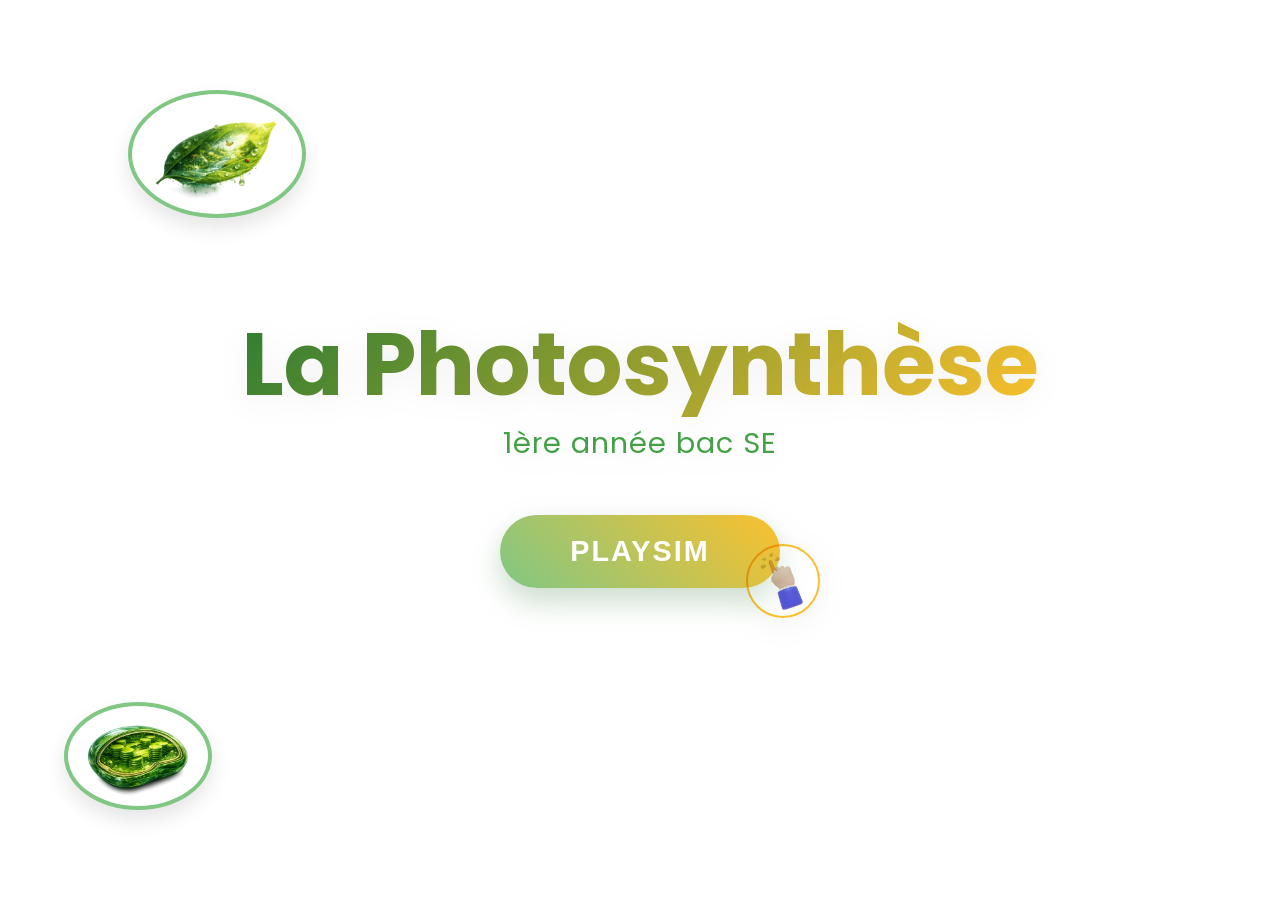
<file: index.html>
<!DOCTYPE html>
<html lang="fr">
<head>
    <meta charset="UTF-8">
    <meta name="viewport" content="width=device-width, initial-scale=1.0">
    <title>BioChain Simulator</title>
    <link rel="stylesheet" href="accueil/acc.css">
    <link href="https://fonts.googleapis.com/css2?family=Poppins:wght@700&display=swap" rel="stylesheet">
</head>
<body>
    <div id="hero-section">
        <img src="accueil/images/feuille.png" class="parallax-layer" data-speed="2" style="top: 10%; left: 10%; width: 150px;">
        <img src="accueil/images/cactus1.png" class="parallax-layer" data-speed="-1" style="bottom: 10%; left: 5%; width: 120px;">
        
        <div class="main-content">
            <h1 class="gradient-text">La Photosynthèse</h1>
            <p class="subtitle">1ère année bac SE</p>
            
            <div class="button-container">
                <button id="btn-explore" class="pulse-button" onclick="window.location.href='accueil/interface2.html'">
                    PlaySim
                </button>
                <img src="accueil/images/hand-emoji.jpg" class="hand-pointer" style="width: 60px;">
            </div>
        </div>
    </div>

    <div id="zoom-overlay"></div>

    <script src="accueil/acc.js"></script>
</body>
</html>
</file>
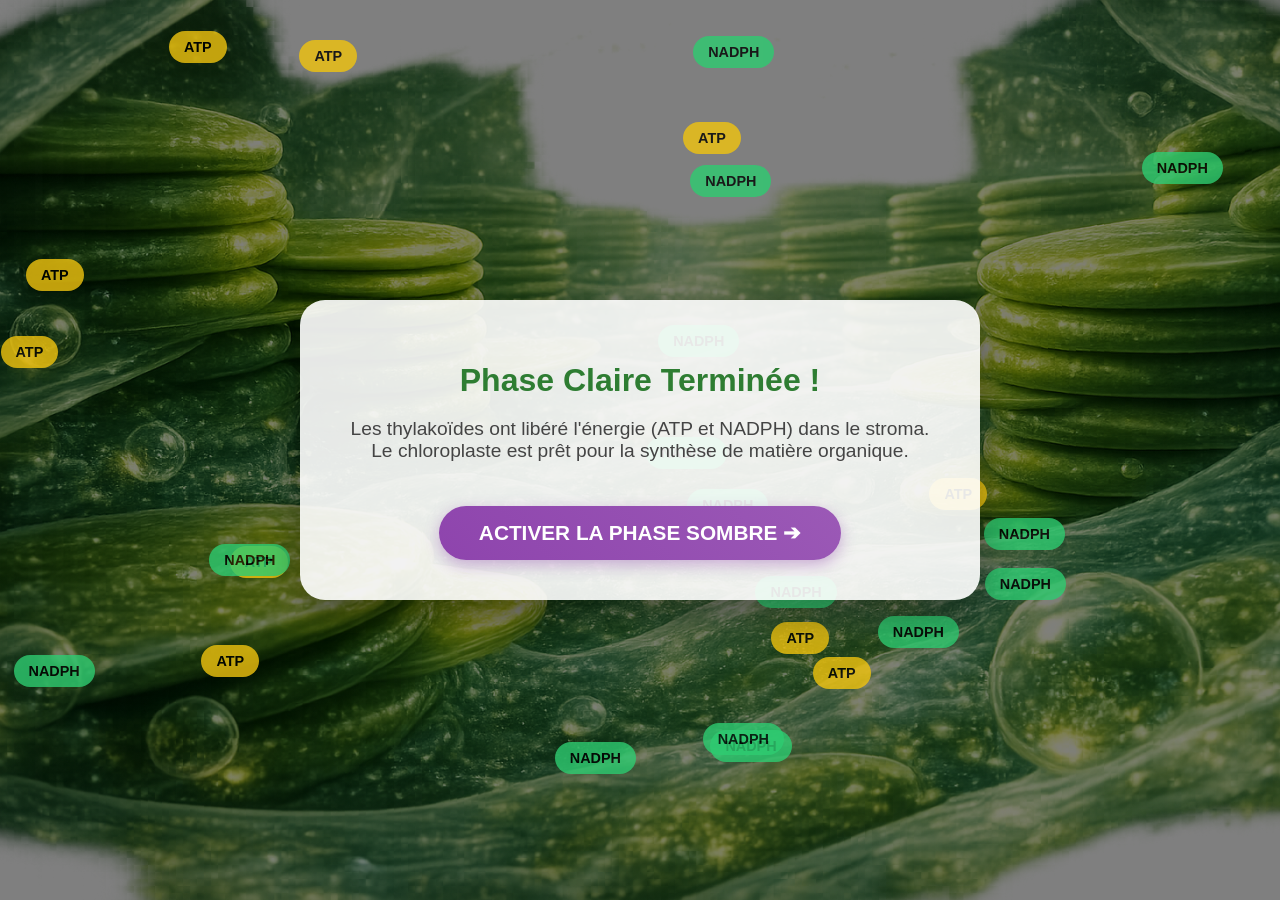
<file: interface3.html>
<!DOCTYPE html>
<html lang="fr">
<head>
    <meta charset="UTF-8">
    <title>BioChain - Stroma Riche</title>
    <link rel="stylesheet" href="accueil/acc.css">
    <style>
        body {
            /* Chemin corrigé : depuis la racine vers le dossier accueil/images */
            background: linear-gradient(rgba(0,0,0,0.5), rgba(0,0,0,0.5)), url('accueil/images/stroma_zoom.png') no-repeat center center fixed;
            background-size: cover;
            height: 100vh;
            margin: 0;
            display: flex;
            flex-direction: column;
            align-items: center;
            justify-content: center;
            font-family: 'Segoe UI', Tahoma, Geneva, Verdana, sans-serif;
            overflow: hidden;
        }

        .container {
            background: rgba(255, 255, 255, 0.9);
            padding: 40px;
            border-radius: 25px;
            text-align: center;
            box-shadow: 0 15px 35px rgba(0,0,0,0.3);
            z-index: 10;
            max-width: 600px;
        }

        h1 { color: #2e7d32; margin-bottom: 10px; }
        p { font-size: 1.2rem; color: #444; }

        .btn-sombre {
            margin-top: 25px;
            padding: 15px 40px;
            font-size: 1.3rem;
            font-weight: bold;
            color: white;
            background: linear-gradient(45deg, #8e44ad, #9b59b6);
            border: none;
            border-radius: 50px;
            cursor: pointer;
            transition: transform 0.3s, box-shadow 0.3s;
            box-shadow: 0 5px 15px rgba(142, 68, 173, 0.4);
        }

        .btn-sombre:hover {
            transform: scale(1.05);
            box-shadow: 0 8px 20px rgba(142, 68, 173, 0.6);
        }

        .molecule {
            position: absolute;
            padding: 8px 15px;
            border-radius: 20px;
            font-weight: bold;
            font-size: 0.9rem;
            pointer-events: none;
            animation: float 8s infinite ease-in-out;
            opacity: 0.8;
        }

        @keyframes float {
            0%, 100% { transform: translate(0, 0) rotate(0deg); }
            33% { transform: translate(30px, -50px) rotate(10deg); }
            66% { transform: translate(-20px, 20px) rotate(-10deg); }
        }
    </style>
</head>
<body>

    <div class="container">
        <h1>Phase Claire Terminée !</h1>
        <p>Les thylakoïdes ont libéré l'énergie (ATP et NADPH) dans le stroma. Le chloroplaste est prêt pour la synthèse de matière organique.</p>
        
        <button class="btn-sombre" onclick="window.location.href='cycle-calvin/calvin.html'">
            ACTIVER LA PHASE SOMBRE ➔
        </button>
    </div>

    <script>
        const colors = { 'ATP': '#f1c40f', 'NADPH': '#2ecc71' };
        const labels = ['ATP', 'NADPH'];

        for(let i=0; i<25; i++) {
            const m = document.createElement('div');
            const type = labels[Math.floor(Math.random() * 2)];
            m.className = 'molecule';
            m.innerText = type;
            m.style.backgroundColor = colors[type];
            m.style.left = Math.random() * 90 + 'vw';
            m.style.top = Math.random() * 90 + 'vh';
            m.style.animationDelay = Math.random() * 5 + 's';
            document.body.appendChild(m);
        }
    </script>
</body>
</html>
</file>
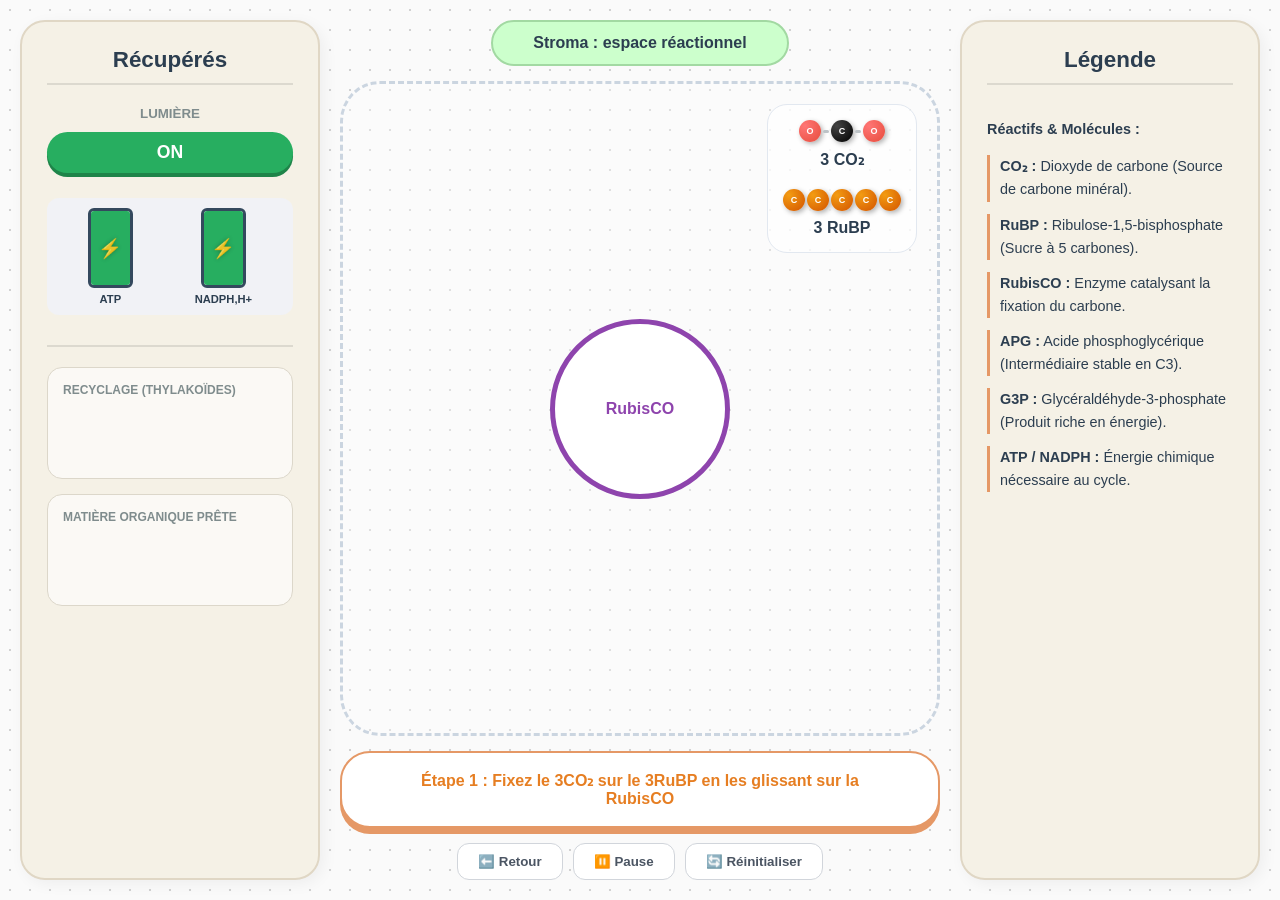
<file: cycle-calvin/calvin.html>
<!DOCTYPE html>
<html lang="fr">
<head>
    <meta charset="UTF-8">
    <meta name="viewport" content="width=device-width, initial-scale=1.0">
    <title>Cycle de Calvin - Simulateur Interactif</title>
    <link rel="stylesheet" href="calvin.css">
</head>
<body>
    <div id="main-interface">
        
        <aside id="recuperes-zone">
            <h2>Récupérés</h2>
            
            <div id="energy-management" style="margin-bottom: 20px; text-align: center; border-bottom: 2px solid rgba(0,0,0,0.1); padding-bottom: 15px;">
                <small id="light-status-label" style="font-weight: bold; color: #7f8c8d; text-transform: uppercase;">Lumière</small>
                <button id="btn-light-toggle" class="ctrl-btn" style="width: 100%; margin: 10px 0; font-size: 1.1em;">ON</button>
                
                <div class="energy-container">
                    <div class="battery-wrapper">
                        <div class="battery-body charging">
                            <div id="atp-charge-icon" class="charge-icon">⚡</div>
                            <div id="atp-battery-fill" class="battery-fill" style="height: 100%; background-color: #27ae60;"></div>
                        </div>
                        <span class="battery-label">ATP</span>
                    </div>
                    <div class="battery-wrapper">
                        <div class="battery-body charging">
                            <div id="nadph-charge-icon" class="charge-icon">⚡</div>
                            <div id="nadph-battery-fill" class="battery-fill" style="height: 100%; background-color: #27ae60;"></div>
                        </div>
                        <span class="battery-label">NADPH,H+</span>
                    </div>
                </div>
            </div>

            <div id="basket-out">
                
                <div class="sub-storage">
                    <small>Recyclage (Thylakoïdes)</small>
                    <div id="recycle-bin" class="drop-grid">&nbsp;</div>
                </div>
                
                <div class="sub-storage">
                    <small>Matière organique prête</small>
                    <div id="export-bin" class="drop-grid">&nbsp;</div>
                </div>

            </div>
        </aside>

        <main id="stroma-reaction">
            <header class="title-tab">Stroma : espace réactionnel</header>
            
            <div id="reaction-arena">
                <div id="stroma-display" style="position: absolute; width: 100%; height: 100%; border-radius: 40px; pointer-events: none; z-index: 1;"></div>
                
                <div id="spawn-shelf" style="z-index: 5;">
                    <div class="reactant" id="co2-batch" draggable="true">
                        <div class="co2-molecule">
                            <div class="atom oxygen">O</div>
                            <div class="bond"></div>
                            <div class="atom carbon">C</div>
                            <div class="bond"></div>
                            <div class="atom oxygen">O</div>
                        </div>
                        <strong>3 CO₂</strong>
                    </div>

                    <div class="reactant" id="rubp-batch" draggable="true">
                        <div class="carbon-chain" style="display: flex; gap: 2px;">
                            <div class="atom rubp-c">C</div>
                            <div class="atom rubp-c">C</div>
                            <div class="atom rubp-c">C</div>
                            <div class="atom rubp-c">C</div>
                            <div class="atom rubp-c">C</div>
                        </div>
                        <strong>3 RuBP</strong>
                    </div>
                </div>

                <div id="rubisco-altar" style="z-index: 5;">
                    <span>RubisCO</span>
                </div>

                <div id="result-display" style="display: none; z-index: 10;">
                    <span class="result-label">Transformation chimique</span>
                    <div id="result-text"></div>
                </div>
            </div>

            <footer id="step-guide">
                <div class="step-card">
                    <span id="current-step-text">Étape 1 : Fixez le 3CO₂ sur le 3RuBP en les glissant sur la RubisCO</span>
                </div>

                <div id="controls-bar" style="margin-top: 15px; display: flex; justify-content: center; gap: 10px;">
                    <button id="btn-back" class="ctrl-btn">⬅️ Retour</button>
                    <button id="btn-pause" class="ctrl-btn">⏸️ Pause</button>
                    <button id="btn-reset" class="ctrl-btn">🔄 Réinitialiser</button>
                </div>
            </footer>
        </main>

        <aside id="legende-banque">
            <h2>Légende</h2>
            <div class="legend-content">
                <p><strong>Réactifs & Molécules :</strong></p>
                
                <div class="legend-item">
                    <strong>CO₂ :</strong> Dioxyde de carbone (Source de carbone minéral).
                </div>
                
                <div class="legend-item">
                    <strong>RuBP :</strong> Ribulose-1,5-bisphosphate (Sucre à 5 carbones).
                </div>
                
                <div class="legend-item">
                    <strong>RubisCO :</strong> Enzyme catalysant la fixation du carbone.
                </div>

                <div class="legend-item">
                    <strong>APG :</strong> Acide phosphoglycérique (Intermédiaire stable en C3).
                </div>

                <div class="legend-item">
                    <strong>G3P :</strong> Glycéraldéhyde-3-phosphate (Produit riche en énergie).
                </div>

                <div class="legend-item">
                    <strong>ATP / NADPH :</strong> Énergie chimique nécessaire au cycle.
                </div>
            </div>
        </aside>
    </div>

    <script src="calvin.js"></script>
</body>
</html>
</file>
<file: accueil/acc.css>
/* Importation de la police */
@import url('https://fonts.googleapis.com/css2?family=Poppins:wght@400;700&display=swap');

:root {
    --primary-green: #2e7d32;
    --light-green: #81c784;
    --accent-yellow: #fbc02d;
    --soft-white: #f9fff9;
}

body, html {
    margin: 0;
    padding: 0;
    /* CHANGEMENT : Activation des barres de défilement pour la compatibilité mobile */
    overflow: auto;
    height: 100%;
    /* On force le blanc pur pour masquer les bords des JPG */
    background-color: #ffffff; 
    font-family: 'Poppins', sans-serif;
}

#hero-section {
    position: relative;
    width: 100%;
    height: 100vh;
    display: flex;
    justify-content: center;
    align-items: center;
    text-align: center;
    /* On s'assure qu'aucun dégradé ne vienne trahir les images */
    background: #ffffff; 
}

/* Optionnel : Ajoute un petit lissage sur les images pour qu'elles s'intègrent mieux */
.parallax-layer, .hand-pointer {
    mix-blend-mode: multiply; /* Cette propriété "élimine" le blanc des images si le fond est clair */
}
/* --- CONTENU PRINCIPAL --- */
.main-content {
    position: relative;
    z-index: 10;
    filter: drop-shadow(0 5px 15px rgba(0,0,0,0.05));
}

.gradient-text {
    font-size: 5.5rem; /* Légèrement plus grand */
    margin: 0;
    font-weight: 700;
    background: linear-gradient(135deg, var(--primary-green), var(--accent-yellow));
    -webkit-background-clip: text;
    background-clip: text;
    -webkit-text-fill-color: transparent;
    display: block;
    line-height: 1.2;
}

.subtitle {
    font-size: 1.8rem;
    color: #43a047;
    margin-top: 5px;
    margin-bottom: 50px;
    letter-spacing: 1px;
    font-weight: 400;
}

/* --- BOUTON OPTIMISÉ --- */
.button-container {
    position: relative;
    display: inline-block;
    transition: transform 0.3s cubic-bezier(0.175, 0.885, 0.32, 1.275);
}

.button-container:hover {
    transform: scale(1.05);
}

.pulse-button {
    padding: 20px 70px;
    font-size: 1.8rem;
    font-weight: bold;
    border-radius: 50px;
    border: none;
    background: linear-gradient(45deg, var(--light-green), var(--accent-yellow));
    color: white;
    cursor: pointer;
    box-shadow: 0 15px 30px rgba(46, 125, 50, 0.2);
    animation: pulse 2s infinite;
    position: relative;
    z-index: 11;
    text-transform: uppercase;
    letter-spacing: 2px;
    transition: all 0.3s ease;
}

.pulse-button:hover {
    box-shadow: 0 20px 40px rgba(46, 125, 50, 0.4);
    filter: brightness(1.1);
}

@keyframes pulse {
    0% { transform: scale(1); box-shadow: 0 0 0 0 rgba(251, 192, 45, 0.6); }
    70% { transform: scale(1.02); box-shadow: 0 0 0 25px rgba(251, 192, 45, 0); }
    100% { transform: scale(1); box-shadow: 0 0 0 0 rgba(251, 192, 45, 0); }
}

/* --- DÉCORATION & PARALLAXE --- */
/* Pour les feuilles et le cactus */
.parallax-layer {
    position: absolute;
    z-index: 1;
    background-color: white; /* On force le fond blanc derrière l'image */
    border: 4px solid #81c784; /* Une jolie bordure verte */
    border-radius: 50%; /* On transforme le carré en cercle */
    padding: 10px;
    box-shadow: 0 10px 20px rgba(0,0,0,0.1);
    object-fit: contain;
}

/* Pour la main 3D */
.hand-pointer {
    position: absolute;
    width: 60px;
    right: -40px;
    bottom: -30px;
    z-index: 12;
    background: white;
    border-radius: 50%;
    padding: 5px;
    border: 2px solid #fbc02d;
}

@keyframes handMove {
    0%, 100% { transform: translate(0, 0) rotate(0deg); }
    50% { transform: translate(5px, 5px) rotate(-10deg); }
}

/* --- INTERFACE 2 : PARTICULES --- */
.particle {
    position: absolute;
    width: 6px;
    height: 6px;
    background: white;
    border-radius: 50%;
    filter: blur(2px);
    box-shadow: 0 0 10px #fff;
    opacity: 0;
    z-index: 5;
    animation: floatParticle 6s infinite ease-in-out;
}

@keyframes floatParticle {
    0% { transform: translateY(0) scale(0); opacity: 0; }
    50% { opacity: 0.8; transform: translateY(-50px) scale(1.2); }
    100% { transform: translateY(-100px) scale(0); opacity: 0; }
}

/* --- TRANSITIONS --- */
#zoom-overlay {
    display: none;
    position: fixed;
    top: 0; left: 0; width: 100%; height: 100%;
    background: radial-gradient(circle, #e8f5e9 0%, #1b5e20 100%);
    z-index: 1000;
    opacity: 0;
    transition: all 0.8s cubic-bezier(0.645, 0.045, 0.355, 1);
}

.zoom-active {
    display: block !important;
    opacity: 1 !important;
    transform: scale(1.5);
    filter: blur(5px);
}
</file>
<file: cycle-calvin/calvin.css>
:root {
    --bg-dots: #f0f0f0;
    --zone-color: #f5f1e6;
    --stroma-green: #ccffcc;
    --accent-purple: #8e44ad;
    --accent-orange: #e59866;
    
    /* Couleurs Moléculaires */
    --carbon-gray: #444;
    --carbon-orange: #f39c12;
    --carbon-green: #27ae60;
    --carbon-brown: #795548;
    --oxygen-red: #e74c3c;
    --g3p-yellow: #fff176;
    
    /* Nouvelles couleurs pour contrôles */
    --ctrl-bg: #ffffff;
    --ctrl-hover: #f8f9fa;
    --pause-active: #ffeb3b;

    /* Couleurs Batteries */
    --bat-high: #2ecc71;
    --bat-mid: #f1c40f;
    --bat-low: #e74c3c;
}

/* 1. Base et Mise en page */
body { 
    margin: 0; 
    font-family: 'Segoe UI', Tahoma, Geneva, Verdana, sans-serif; 
    background-color: #fafafa; 
    background-image: radial-gradient(#d1d1d1 1px, transparent 1px); 
    background-size: 20px 20px; 
    color: #2c3e50;
    overflow: hidden;
    transition: background-color 1s ease;
}

#main-interface { 
    display: grid; 
    grid-template-columns: 300px 1fr 300px; 
    height: 100vh; 
    gap: 20px; 
    padding: 20px; 
    box-sizing: border-box; 
}

/* 2. Zones Latérales */
#recuperes-zone, #legende-banque { 
    background: var(--zone-color); 
    border-radius: 25px; 
    border: 2px solid #e0d7c5; 
    padding: 25px; 
    display: flex; 
    flex-direction: column; 
    box-shadow: 4px 4px 15px rgba(0,0,0,0.05);
    overflow-y: auto;
    transition: all 1s ease;
}

h2 {
    font-size: 1.4em;
    margin-top: 0;
    text-align: center;
    border-bottom: 2px solid rgba(0,0,0,0.1);
    padding-bottom: 10px;
}

.legend-content { font-size: 0.9em; line-height: 1.6; }

.legend-item {
    margin-bottom: 12px;
    padding-left: 10px;
    border-left: 3px solid var(--accent-orange);
}

/* 3. Zone "Récupérés" */
#basket-out {
    display: flex;
    flex-direction: column;
    gap: 15px;
    width: 100%;
}

.sub-storage {
    background: rgba(255, 255, 255, 0.6);
    border-radius: 15px;
    padding: 15px;
    border: 1px solid #dcd7ca;
    min-height: 80px;
}

.sub-storage small {
    display: block;
    color: #7f8c8d;
    font-size: 0.75em;
    text-transform: uppercase;
    margin-bottom: 10px;
    font-weight: bold;
}

/* --- OPTIMISATION O1 : BATTERIES ET TOGGLE --- */
.energy-container {
    display: flex;
    justify-content: space-around;
    align-items: flex-end;
    margin: 15px 0;
    padding: 10px;
    background: #f1f2f6;
    border-radius: 12px;
    transition: background 1s ease;
}

.battery-wrapper {
    display: flex;
    flex-direction: column;
    align-items: center;
    gap: 5px;
}

.battery-body {
    width: 35px;
    height: 70px;
    border: 3px solid #34495e;
    border-radius: 6px;
    position: relative;
    background: #fff;
    padding: 2px;
    overflow: hidden; /* Pour contenir le remplissage */
}

.battery-body::before {
    content: '';
    position: absolute;
    top: -8px;
    left: 50%;
    transform: translateX(-50%);
    width: 15px;
    height: 6px;
    background: #34495e;
    border-radius: 2px 2px 0 0;
    z-index: 5;
}

/* O3 : Effet de chargement (Icône éclair) */
.charge-icon {
    position: absolute;
    top: 50%;
    left: 50%;
    transform: translate(-50%, -50%);
    color: rgba(255, 255, 255, 0.9);
    font-size: 1.2em;
    z-index: 4;
    display: none;
    text-shadow: 0 0 4px rgba(0,0,0,0.3);
}

.charging .charge-icon {
    display: block;
    animation: charge-pulse 1s infinite;
}

.battery-fill {
    width: 100%;
    position: absolute;
    bottom: 0;
    left: 0;
    transition: height 0.8s cubic-bezier(0.4, 0, 0.2, 1), background-color 0.8s linear;
}

/* O2 : Classes de couleurs dynamiques */
.bat-green { background-color: var(--bat-high) !important; box-shadow: inset 0 0 10px rgba(46, 204, 113, 0.5); }
.bat-yellow { background-color: var(--bat-mid) !important; box-shadow: inset 0 0 10px rgba(241, 196, 15, 0.5); }
.bat-red { background-color: var(--bat-low) !important; box-shadow: inset 0 0 10px rgba(231, 76, 60, 0.5); animation: alert-blink 0.5s infinite alternate; }

.battery-label { font-size: 0.7em; font-weight: bold; color: #2c3e50; }

#btn-light-toggle {
    margin: 10px 0;
    padding: 10px;
    border: none;
    border-radius: 30px;
    font-weight: bold;
    cursor: pointer;
    background: #27ae60;
    color: white;
    box-shadow: 0 4px 0 #1e8449;
    transition: all 0.2s;
}

#btn-light-toggle.off {
    background: #7f8c8d;
    box-shadow: 0 4px 0 #616a6b;
}

/* 4. Zone Centrale (Stroma) */
#stroma-reaction { display: flex; flex-direction: column; gap: 15px; }

.title-tab { 
    background: var(--stroma-green); 
    padding: 12px 40px; 
    border-radius: 50px; 
    border: 2px solid #a2d9a2; 
    font-weight: bold; 
    align-self: center; 
}

#reaction-arena { 
    flex-grow: 1; 
    border: 3px dashed #cbd5e0; 
    border-radius: 40px; 
    position: relative; 
    display: flex; 
    justify-content: center; 
    align-items: center; 
    background: rgba(255, 255, 255, 0.3);
    transition: filter 0.8s ease, background 0.8s ease;
}

#spawn-shelf {
    position: absolute;
    top: 20px;
    right: 20px;
    background: rgba(255, 255, 255, 0.7);
    padding: 15px;
    border-radius: 20px;
    border: 1px solid #e2e8f0;
    display: flex;
    flex-direction: column;
    gap: 20px;
    z-index: 5;
    transition: background 1s ease;
}

/* 5. Réactifs & Molécules */
.reactant { cursor: grab; display: flex; flex-direction: column; align-items: center; gap: 8px; transition: transform 0.2s; }
.reactant:hover { transform: scale(1.1); }

.g3p-container { display: flex; gap: 10px; flex-wrap: wrap; justify-content: center; max-width: 400px; animation: fadeIn 0.5s ease; }

.g3p-block {
    width: 50px; height: 50px;
    background: radial-gradient(circle at 15px 15px, var(--g3p-yellow), #fbc02d);
    border: 2px solid #f9a825;
    border-radius: 12px;
    display: flex; align-items: center; justify-content: center;
    font-weight: bold; font-size: 0.8em; color: #5f4b00;
    cursor: grab; transition: all 0.2s ease;
}

.g3p-block:hover { transform: scale(1.15) rotate(5deg); }

/* Molécules CO2/Atomes */
.co2-molecule { display: flex; align-items: center; gap: 2px; }
.bond { width: 6px; height: 3px; background: #bdc3c7; border-radius: 2px; }
.atom {
    width: 22px; height: 22px; border-radius: 50%;
    display: flex; align-items: center; justify-content: center;
    color: white; font-size: 9px; font-weight: bold;
    box-shadow: 2px 2px 5px rgba(0,0,0,0.3);
}
.atom.carbon { background: radial-gradient(circle at 6px 6px, var(--carbon-gray), #000); }
.atom.oxygen { background: radial-gradient(circle at 6px 6px, #ff7675, var(--oxygen-red)); }
.atom.rubp-c { background: radial-gradient(circle at 6px 6px, var(--carbon-orange), #d35400); }

/* Rubisco */
#rubisco-altar { 
    width: 170px; height: 170px; 
    display: flex; align-items: center; justify-content: center; 
    background: #ffffff; border-radius: 50%; 
    border: 5px solid var(--accent-purple); 
    color: var(--accent-purple); font-weight: bold;
    transition: all 1s ease;
}

.rubisco-finished { opacity: 0.15; border-style: dashed; transform: scale(0.85); }

/* 6. Zone Résultat & Félicitations */
#result-display {
    position: absolute; bottom: 25px;
    background: #fff3e0; border: 2px solid #ff9800;
    padding: 12px 25px; border-radius: 15px; text-align: center;
}

#congrats-overlay {
    position: fixed; top: 50%; left: 50%; transform: translate(-50%, -50%) scale(0.5);
    background: rgba(46, 204, 113, 0.95); color: white;
    padding: 30px 60px; border-radius: 60px; font-size: 1.8em; font-weight: bold;
    opacity: 0; pointer-events: none; z-index: 1000;
    transition: all 0.5s cubic-bezier(0.175, 0.885, 0.32, 1.275);
}
#congrats-overlay.show { opacity: 1; transform: translate(-50%, -50%) scale(1); }

/* 7. Barre de Contrôle */
.ctrl-btn {
    padding: 10px 20px; border-radius: 12px; border: 1px solid #d1d5db;
    background: var(--ctrl-bg); cursor: pointer; font-weight: 600; color: #4b5563;
    transition: all 0.2s ease;
}
.ctrl-btn:hover { background: var(--ctrl-hover); transform: translateY(-2px); }

/* 8. AJUSTEMENT 14 : Quiz d'introduction */
/* #quiz-overlay {
    position: fixed; top: 0; left: 0; width: 100%; height: 100%;
    background: rgba(44, 62, 80, 0.9); backdrop-filter: blur(8px);
    display: flex; justify-content: center; align-items: center; z-index: 2000;
    transition: opacity 0.5s ease;
}

.quiz-card {
    background: white; padding: 40px; border-radius: 25px;
    max-width: 500px; text-align: center; box-shadow: 0 20px 40px rgba(0,0,0,0.3);
}

.quiz-options { display: flex; flex-direction: column; gap: 12px; margin: 25px 0; }

.quiz-options button {
    padding: 15px; border: 2px solid #e2e8f0; border-radius: 12px;
    background: #f8fafc; cursor: pointer; font-size: 1rem; transition: all 0.2s;
}
.quiz-options button:hover { border-color: var(--accent-orange); background: #fff7ed; }
*/

/* 9. Animations */
@keyframes catalyze-pulse {
    0% { transform: scale(1); }
    50% { transform: scale(1.15); box-shadow: 0 0 40px var(--accent-purple); }
    100% { transform: scale(1); }
}

@keyframes shake {
    0%, 100% { transform: translateX(0); }
    25% { transform: translateX(-10px); }
    75% { transform: translateX(10px); }
}

@keyframes fadeIn {
    from { opacity: 0; transform: translateY(10px); }
    to { opacity: 1; transform: translateY(0); }
}

/* O3 : Animation de pulsation pour le chargement */
@keyframes charge-pulse {
    0% { opacity: 0.3; transform: translate(-50%, -50%) scale(0.8); }
    50% { opacity: 1; transform: translate(-50%, -50%) scale(1.2); }
    100% { opacity: 0.3; transform: translate(-50%, -50%) scale(0.8); }
}

/* Nouvelles animations de correction visuelle */
@keyframes alert-blink {
    from { opacity: 1; }
    to { opacity: 0.7; }
}

/* 10. Guide & Divers */
.step-card { 
    background: #ffffff; padding: 18px 50px; border-radius: 30px; 
    border: 2px solid var(--accent-orange); color: #e67e22;
    font-weight: bold; text-align: center; box-shadow: 0 6px 0px var(--accent-orange);
}

.waste-mol {
    font-size: 0.8em; padding: 8px 15px; background: #fff;
    border: 2px solid #edf2f7; border-radius: 10px; font-weight: bold;
    margin: 5px; display: inline-block; box-shadow: 3px 3px 0px #cbd5e0;
}

/* --- AJUSTEMENT : DARK MODE (OBSCURITÉ TOTALE) --- */
body.dark-mode {
    background-color: #0f172a;
    background-image: radial-gradient(#1e293b 1px, transparent 1px);
    color: #e2e2f0;
}

body.dark-mode #recuperes-zone, 
body.dark-mode #legende-banque {
    background: #1e293b;
    border-color: #334155;
    color: #f1f5f9;
    box-shadow: 0 10px 30px rgba(0,0,0,0.5);
}

body.dark-mode h2 {
    border-bottom-color: #334155;
    color: #94a3b8;
}

body.dark-mode .sub-storage {
    background: rgba(15, 23, 42, 0.6);
    border-color: #334155;
}

body.dark-mode .energy-container {
    background: #0f172a;
}

body.dark-mode .battery-label {
    color: #94a3b8;
}

body.dark-mode #reaction-arena {
    background: rgba(0, 0, 0, 0.6);
    border-color: #1e293b;
}

body.dark-mode #spawn-shelf {
    background: rgba(30, 41, 59, 0.8);
    border-color: #334155;
}

body.dark-mode #rubisco-altar {
    background: #0f172a;
    border-color: #4c1d95;
    box-shadow: 0 0 20px rgba(139, 92, 246, 0.2);
}

body.dark-mode .step-card {
    background: #1e293b;
    border-color: #9a3412;
    box-shadow: 0 6px 0px #7c2d12;
}

body.dark-mode .waste-mol {
    background: #1e293b;
    border-color: #334155;
    color: #cbd5e1;
    box-shadow: 3px 3px 0px #0f172a;
}
</file>
